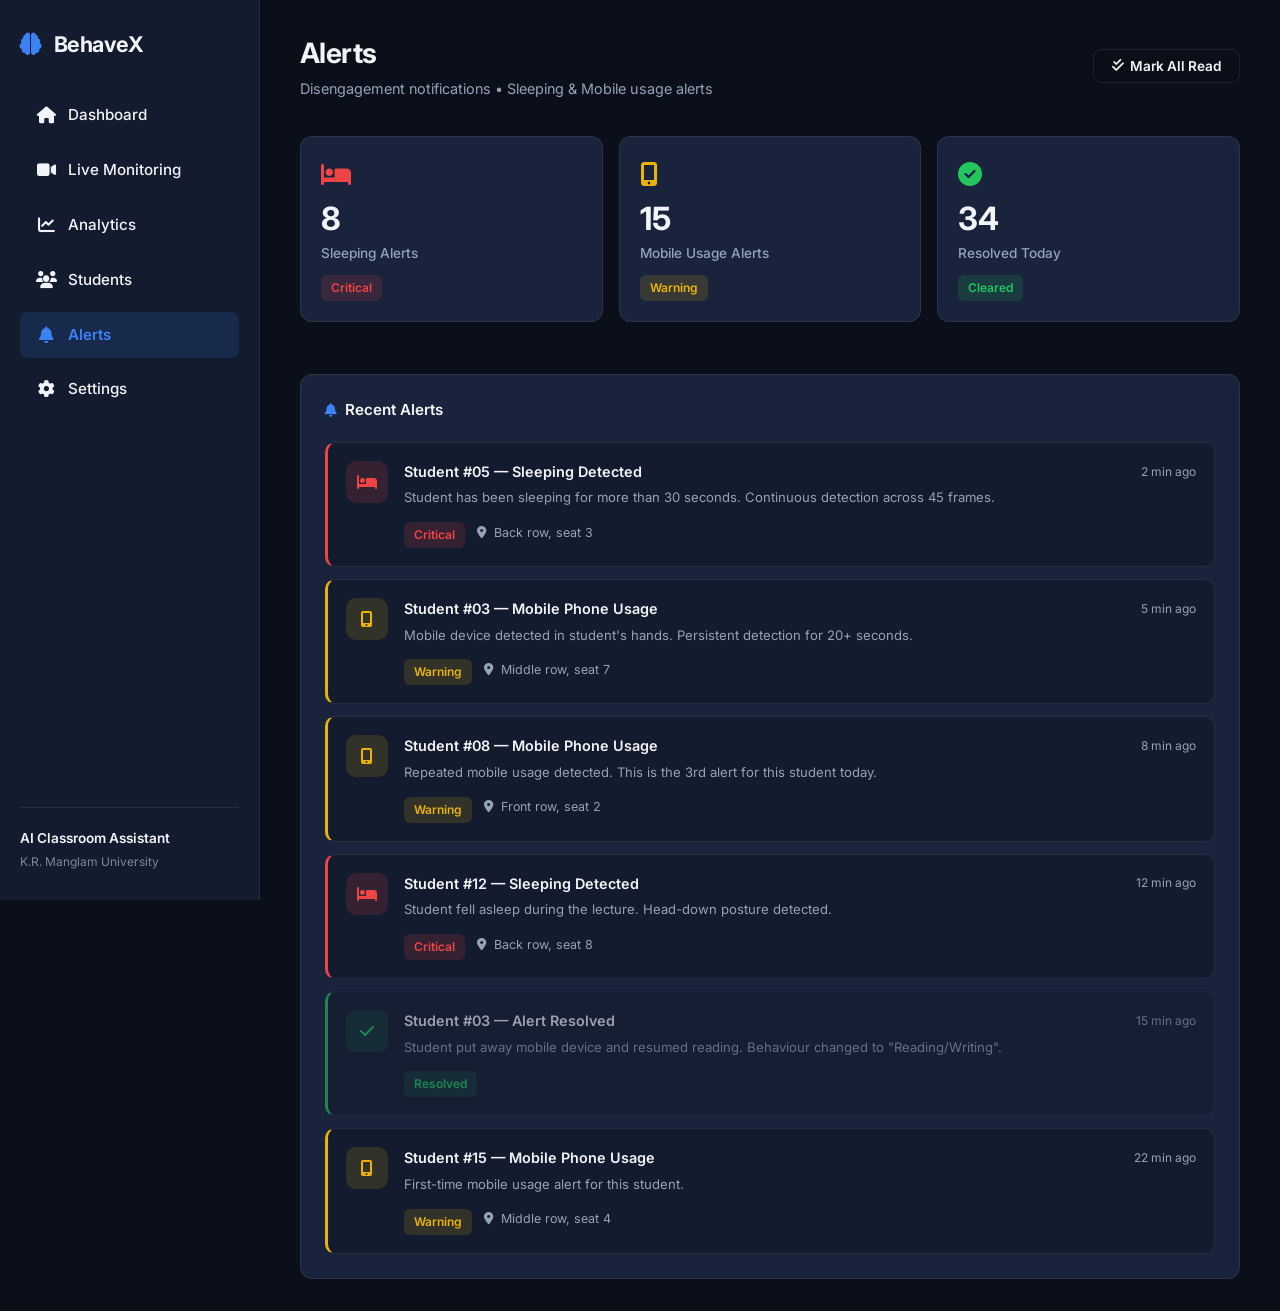
<file: deploy/alerts.html>
<!DOCTYPE html>
<html lang="en">
<head>
    <meta charset="UTF-8">
    <meta name="viewport" content="width=device-width, initial-scale=1.0">
    <title>BehaveX — Alerts</title>
    <link rel="stylesheet" href="css/style.css">
    <link rel="stylesheet" href="https://cdnjs.cloudflare.com/ajax/libs/font-awesome/6.5.1/css/all.min.css">
    <link href="https://fonts.googleapis.com/css2?family=Inter:wght@400;500;600;700&display=swap" rel="stylesheet">
</head>
<body>

<div class="container">

    <!-- Reusable sidebar component — included by all pages via Jinja2 -->
<aside class="sidebar">
    <a href="index.html" class="sidebar-brand"><i class="fas fa-brain"></i> BehaveX</a>
    <nav class="sidebar-nav">
        <a href="index.html" class="nav-link ">
            <i class="fas fa-home"></i> <span>Dashboard</span>
        </a>
        <a href="index.html" class="nav-link {{ 'active' if active_page == 'live' }}" id="live-toggle-link">
            <i class="fas fa-video"></i> <span>Live Monitoring</span>
        </a>
        <a href="analytics.html" class="nav-link ">
            <i class="fas fa-chart-line"></i> <span>Analytics</span>
        </a>
        <a href="students.html" class="nav-link ">
            <i class="fas fa-users"></i> <span>Students</span>
        </a>
        <a href="alerts.html" class="nav-link active">
            <i class="fas fa-bell"></i> <span>Alerts</span>
        </a>
        <a href="settings.html" class="nav-link ">
            <i class="fas fa-cog"></i> <span>Settings</span>
        </a>
    </nav>
    <div class="sidebar-footer">
        <p>AI Classroom Assistant</p>
        <small>K.R. Manglam University</small>
    </div>
</aside>


    <main class="main">

        <header>
            <div>
                <h1>Alerts</h1>
                <p>Disengagement notifications &bull; Sleeping &amp; Mobile usage alerts</p>
            </div>
            <div class="profile">
                <button class="btn btn-outline" id="clear-all-btn">
                    <i class="fas fa-check-double"></i> Mark All Read
                </button>
            </div>
        </header>

        <!-- ── Alert Summary Cards ─────────────────────────────────────── -->
        <section class="cards" style="grid-template-columns: repeat(3, 1fr);">
            <div class="card card-red">
                <div class="card-icon"><i class="fas fa-bed red"></i></div>
                <h2>8</h2>
                <p>Sleeping Alerts</p>
                <span class="card-tag tag-red">Critical</span>
            </div>
            <div class="card card-yellow">
                <div class="card-icon"><i class="fas fa-mobile-screen-button yellow"></i></div>
                <h2>15</h2>
                <p>Mobile Usage Alerts</p>
                <span class="card-tag tag-yellow">Warning</span>
            </div>
            <div class="card card-green">
                <div class="card-icon"><i class="fas fa-check-circle green"></i></div>
                <h2>34</h2>
                <p>Resolved Today</p>
                <span class="card-tag tag-green">Cleared</span>
            </div>
        </section>

        <!-- ── Alert Feed ──────────────────────────────────────────────── -->
        <section class="panel" style="margin-top: 24px;">
            <h3><i class="fas fa-bell"></i> Recent Alerts</h3>
            <div class="alert-feed">

                <div class="alert-item alert-critical">
                    <div class="alert-icon-wrap alert-icon-red">
                        <i class="fas fa-bed"></i>
                    </div>
                    <div class="alert-content">
                        <div class="alert-header">
                            <h4>Student #05 — Sleeping Detected</h4>
                            <span class="alert-time">2 min ago</span>
                        </div>
                        <p>Student has been sleeping for more than 30 seconds. Continuous detection across 45 frames.</p>
                        <div class="alert-meta">
                            <span class="card-tag tag-red">Critical</span>
                            <span class="alert-location"><i class="fas fa-map-marker-alt"></i> Back row, seat 3</span>
                        </div>
                    </div>
                </div>

                <div class="alert-item alert-warning">
                    <div class="alert-icon-wrap alert-icon-yellow">
                        <i class="fas fa-mobile-screen-button"></i>
                    </div>
                    <div class="alert-content">
                        <div class="alert-header">
                            <h4>Student #03 — Mobile Phone Usage</h4>
                            <span class="alert-time">5 min ago</span>
                        </div>
                        <p>Mobile device detected in student's hands. Persistent detection for 20+ seconds.</p>
                        <div class="alert-meta">
                            <span class="card-tag tag-yellow">Warning</span>
                            <span class="alert-location"><i class="fas fa-map-marker-alt"></i> Middle row, seat 7</span>
                        </div>
                    </div>
                </div>

                <div class="alert-item alert-warning">
                    <div class="alert-icon-wrap alert-icon-yellow">
                        <i class="fas fa-mobile-screen-button"></i>
                    </div>
                    <div class="alert-content">
                        <div class="alert-header">
                            <h4>Student #08 — Mobile Phone Usage</h4>
                            <span class="alert-time">8 min ago</span>
                        </div>
                        <p>Repeated mobile usage detected. This is the 3rd alert for this student today.</p>
                        <div class="alert-meta">
                            <span class="card-tag tag-yellow">Warning</span>
                            <span class="alert-location"><i class="fas fa-map-marker-alt"></i> Front row, seat 2</span>
                        </div>
                    </div>
                </div>

                <div class="alert-item alert-critical">
                    <div class="alert-icon-wrap alert-icon-red">
                        <i class="fas fa-bed"></i>
                    </div>
                    <div class="alert-content">
                        <div class="alert-header">
                            <h4>Student #12 — Sleeping Detected</h4>
                            <span class="alert-time">12 min ago</span>
                        </div>
                        <p>Student fell asleep during the lecture. Head-down posture detected.</p>
                        <div class="alert-meta">
                            <span class="card-tag tag-red">Critical</span>
                            <span class="alert-location"><i class="fas fa-map-marker-alt"></i> Back row, seat 8</span>
                        </div>
                    </div>
                </div>

                <div class="alert-item alert-resolved">
                    <div class="alert-icon-wrap alert-icon-green">
                        <i class="fas fa-check"></i>
                    </div>
                    <div class="alert-content">
                        <div class="alert-header">
                            <h4>Student #03 — Alert Resolved</h4>
                            <span class="alert-time">15 min ago</span>
                        </div>
                        <p>Student put away mobile device and resumed reading. Behaviour changed to "Reading/Writing".</p>
                        <div class="alert-meta">
                            <span class="card-tag tag-green">Resolved</span>
                        </div>
                    </div>
                </div>

                <div class="alert-item alert-warning">
                    <div class="alert-icon-wrap alert-icon-yellow">
                        <i class="fas fa-mobile-screen-button"></i>
                    </div>
                    <div class="alert-content">
                        <div class="alert-header">
                            <h4>Student #15 — Mobile Phone Usage</h4>
                            <span class="alert-time">22 min ago</span>
                        </div>
                        <p>First-time mobile usage alert for this student.</p>
                        <div class="alert-meta">
                            <span class="card-tag tag-yellow">Warning</span>
                            <span class="alert-location"><i class="fas fa-map-marker-alt"></i> Middle row, seat 4</span>
                        </div>
                    </div>
                </div>

            </div>
        </section>

    </main>
</div>

<script>
document.getElementById('clear-all-btn').addEventListener('click', function() {
    document.querySelectorAll('.alert-item').forEach(el => {
        el.classList.add('alert-resolved');
        el.classList.remove('alert-critical', 'alert-warning');
    });
    this.textContent = '✓ All Cleared';
    this.disabled = true;
});
</script>

</body>
</html>
</file>
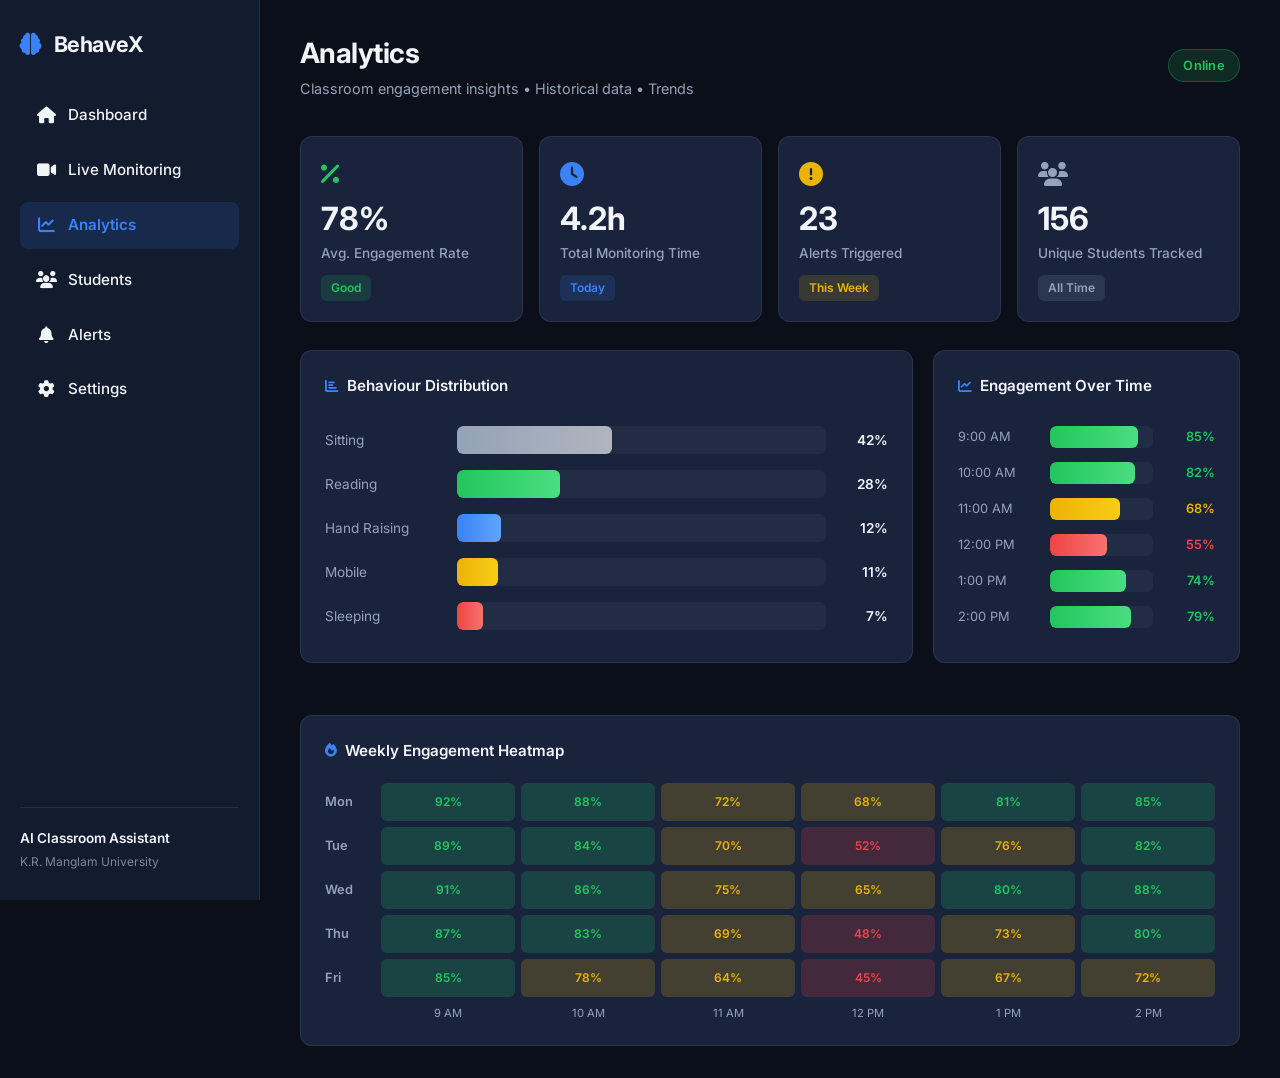
<file: deploy/analytics.html>
<!DOCTYPE html>
<html lang="en">
<head>
    <meta charset="UTF-8">
    <meta name="viewport" content="width=device-width, initial-scale=1.0">
    <title>BehaveX — Analytics</title>
    <link rel="stylesheet" href="css/style.css">
    <link rel="stylesheet" href="https://cdnjs.cloudflare.com/ajax/libs/font-awesome/6.5.1/css/all.min.css">
    <link href="https://fonts.googleapis.com/css2?family=Inter:wght@400;500;600;700&display=swap" rel="stylesheet">
</head>
<body>

<div class="container">

    <!-- Reusable sidebar component — included by all pages via Jinja2 -->
<aside class="sidebar">
    <a href="index.html" class="sidebar-brand"><i class="fas fa-brain"></i> BehaveX</a>
    <nav class="sidebar-nav">
        <a href="index.html" class="nav-link ">
            <i class="fas fa-home"></i> <span>Dashboard</span>
        </a>
        <a href="index.html" class="nav-link {{ 'active' if active_page == 'live' }}" id="live-toggle-link">
            <i class="fas fa-video"></i> <span>Live Monitoring</span>
        </a>
        <a href="analytics.html" class="nav-link active">
            <i class="fas fa-chart-line"></i> <span>Analytics</span>
        </a>
        <a href="students.html" class="nav-link ">
            <i class="fas fa-users"></i> <span>Students</span>
        </a>
        <a href="alerts.html" class="nav-link ">
            <i class="fas fa-bell"></i> <span>Alerts</span>
        </a>
        <a href="settings.html" class="nav-link ">
            <i class="fas fa-cog"></i> <span>Settings</span>
        </a>
    </nav>
    <div class="sidebar-footer">
        <p>AI Classroom Assistant</p>
        <small>K.R. Manglam University</small>
    </div>
</aside>


    <main class="main">

        <header>
            <div>
                <h1>Analytics</h1>
                <p>Classroom engagement insights &bull; Historical data &bull; Trends</p>
            </div>
            <div class="profile">
                <span class="badge badge-online">Online</span>
            </div>
        </header>

        <!-- ── Overview Cards ──────────────────────────────────────────── -->
        <section class="cards" style="grid-template-columns: repeat(4, 1fr);">
            <div class="card card-green">
                <div class="card-icon"><i class="fas fa-percentage green"></i></div>
                <h2>78%</h2>
                <p>Avg. Engagement Rate</p>
                <span class="card-tag tag-green">Good</span>
            </div>
            <div class="card card-blue">
                <div class="card-icon"><i class="fas fa-clock blue"></i></div>
                <h2>4.2h</h2>
                <p>Total Monitoring Time</p>
                <span class="card-tag tag-blue">Today</span>
            </div>
            <div class="card card-yellow">
                <div class="card-icon"><i class="fas fa-exclamation-circle yellow"></i></div>
                <h2>23</h2>
                <p>Alerts Triggered</p>
                <span class="card-tag tag-yellow">This Week</span>
            </div>
            <div class="card card-gray">
                <div class="card-icon"><i class="fas fa-users gray"></i></div>
                <h2>156</h2>
                <p>Unique Students Tracked</p>
                <span class="card-tag tag-gray">All Time</span>
            </div>
        </section>

        <!-- ── Charts Section ──────────────────────────────────────────── -->
        <section class="middle">
            <div class="panel">
                <h3><i class="fas fa-chart-bar"></i> Behaviour Distribution</h3>
                <div class="chart-placeholder">
                    <div class="bar-chart">
                        <div class="bar-group">
                            <div class="bar-label">Sitting</div>
                            <div class="bar-track">
                                <div class="bar-fill bar-fill-gray" style="width: 42%;"></div>
                            </div>
                            <span class="bar-value">42%</span>
                        </div>
                        <div class="bar-group">
                            <div class="bar-label">Reading</div>
                            <div class="bar-track">
                                <div class="bar-fill bar-fill-green" style="width: 28%;"></div>
                            </div>
                            <span class="bar-value">28%</span>
                        </div>
                        <div class="bar-group">
                            <div class="bar-label">Hand Raising</div>
                            <div class="bar-track">
                                <div class="bar-fill bar-fill-blue" style="width: 12%;"></div>
                            </div>
                            <span class="bar-value">12%</span>
                        </div>
                        <div class="bar-group">
                            <div class="bar-label">Mobile</div>
                            <div class="bar-track">
                                <div class="bar-fill bar-fill-yellow" style="width: 11%;"></div>
                            </div>
                            <span class="bar-value">11%</span>
                        </div>
                        <div class="bar-group">
                            <div class="bar-label">Sleeping</div>
                            <div class="bar-track">
                                <div class="bar-fill bar-fill-red" style="width: 7%;"></div>
                            </div>
                            <span class="bar-value">7%</span>
                        </div>
                    </div>
                </div>
            </div>
            <div class="panel">
                <h3><i class="fas fa-chart-line"></i> Engagement Over Time</h3>
                <div class="chart-placeholder">
                    <div class="timeline-chart">
                        <div class="timeline-row">
                            <span class="timeline-label">9:00 AM</span>
                            <div class="timeline-bar-track">
                                <div class="bar-fill bar-fill-green" style="width: 85%;"></div>
                            </div>
                            <span class="timeline-value green-text">85%</span>
                        </div>
                        <div class="timeline-row">
                            <span class="timeline-label">10:00 AM</span>
                            <div class="timeline-bar-track">
                                <div class="bar-fill bar-fill-green" style="width: 82%;"></div>
                            </div>
                            <span class="timeline-value green-text">82%</span>
                        </div>
                        <div class="timeline-row">
                            <span class="timeline-label">11:00 AM</span>
                            <div class="timeline-bar-track">
                                <div class="bar-fill bar-fill-yellow" style="width: 68%;"></div>
                            </div>
                            <span class="timeline-value yellow-text">68%</span>
                        </div>
                        <div class="timeline-row">
                            <span class="timeline-label">12:00 PM</span>
                            <div class="timeline-bar-track">
                                <div class="bar-fill bar-fill-red" style="width: 55%;"></div>
                            </div>
                            <span class="timeline-value red-text">55%</span>
                        </div>
                        <div class="timeline-row">
                            <span class="timeline-label">1:00 PM</span>
                            <div class="timeline-bar-track">
                                <div class="bar-fill bar-fill-green" style="width: 74%;"></div>
                            </div>
                            <span class="timeline-value green-text">74%</span>
                        </div>
                        <div class="timeline-row">
                            <span class="timeline-label">2:00 PM</span>
                            <div class="timeline-bar-track">
                                <div class="bar-fill bar-fill-green" style="width: 79%;"></div>
                            </div>
                            <span class="timeline-value green-text">79%</span>
                        </div>
                    </div>
                </div>
            </div>
        </section>

        <!-- ── Engagement Heatmap ──────────────────────────────────────── -->
        <section class="panel" style="margin-top: 24px;">
            <h3><i class="fas fa-fire"></i> Weekly Engagement Heatmap</h3>
            <div class="heatmap">
                <div class="heatmap-row">
                    <span class="heatmap-day">Mon</span>
                    <div class="heatmap-cell heat-high">92%</div>
                    <div class="heatmap-cell heat-high">88%</div>
                    <div class="heatmap-cell heat-mid">72%</div>
                    <div class="heatmap-cell heat-mid">68%</div>
                    <div class="heatmap-cell heat-high">81%</div>
                    <div class="heatmap-cell heat-high">85%</div>
                </div>
                <div class="heatmap-row">
                    <span class="heatmap-day">Tue</span>
                    <div class="heatmap-cell heat-high">89%</div>
                    <div class="heatmap-cell heat-high">84%</div>
                    <div class="heatmap-cell heat-mid">70%</div>
                    <div class="heatmap-cell heat-low">52%</div>
                    <div class="heatmap-cell heat-mid">76%</div>
                    <div class="heatmap-cell heat-high">82%</div>
                </div>
                <div class="heatmap-row">
                    <span class="heatmap-day">Wed</span>
                    <div class="heatmap-cell heat-high">91%</div>
                    <div class="heatmap-cell heat-high">86%</div>
                    <div class="heatmap-cell heat-mid">75%</div>
                    <div class="heatmap-cell heat-mid">65%</div>
                    <div class="heatmap-cell heat-high">80%</div>
                    <div class="heatmap-cell heat-high">88%</div>
                </div>
                <div class="heatmap-row">
                    <span class="heatmap-day">Thu</span>
                    <div class="heatmap-cell heat-high">87%</div>
                    <div class="heatmap-cell heat-high">83%</div>
                    <div class="heatmap-cell heat-mid">69%</div>
                    <div class="heatmap-cell heat-low">48%</div>
                    <div class="heatmap-cell heat-mid">73%</div>
                    <div class="heatmap-cell heat-high">80%</div>
                </div>
                <div class="heatmap-row">
                    <span class="heatmap-day">Fri</span>
                    <div class="heatmap-cell heat-high">85%</div>
                    <div class="heatmap-cell heat-mid">78%</div>
                    <div class="heatmap-cell heat-mid">64%</div>
                    <div class="heatmap-cell heat-low">45%</div>
                    <div class="heatmap-cell heat-mid">67%</div>
                    <div class="heatmap-cell heat-mid">72%</div>
                </div>
                <div class="heatmap-header">
                    <span></span>
                    <span>9 AM</span><span>10 AM</span><span>11 AM</span>
                    <span>12 PM</span><span>1 PM</span><span>2 PM</span>
                </div>
            </div>
        </section>

    </main>
</div>

</body>
</html>
</file>
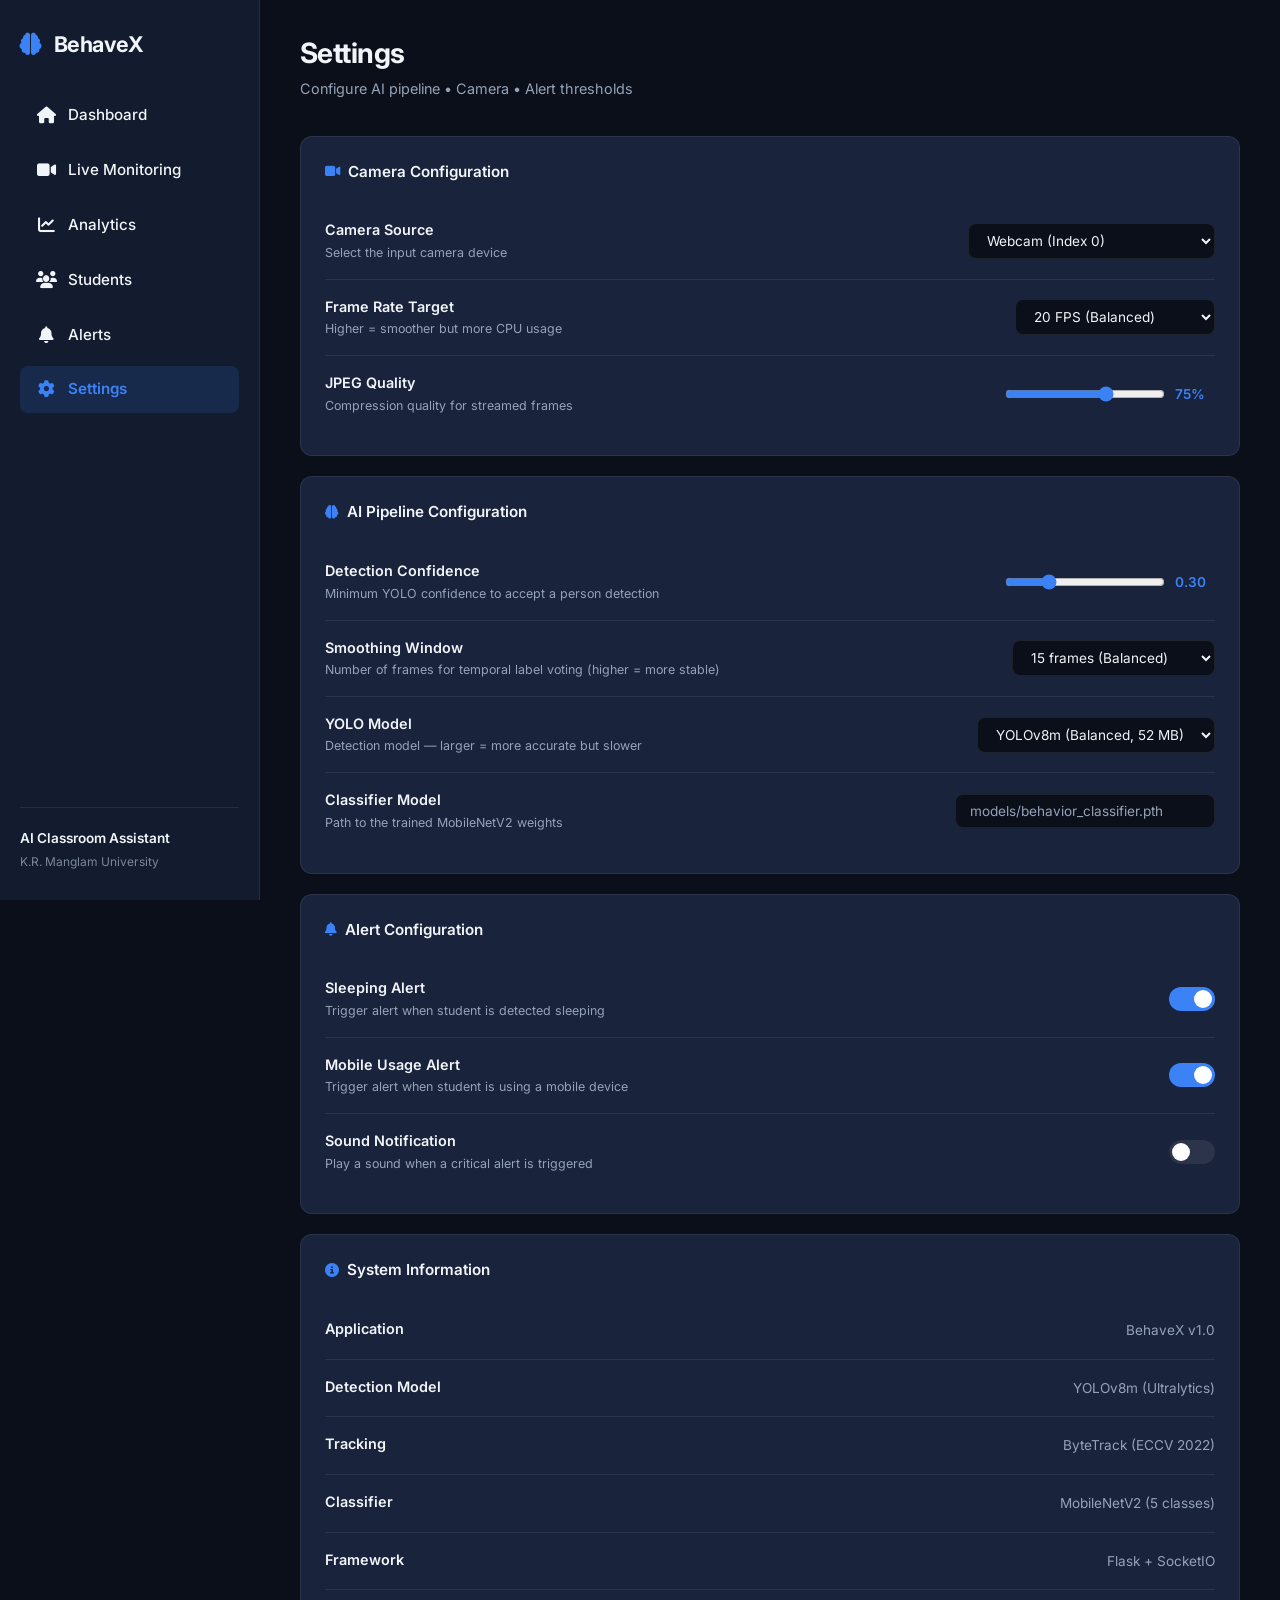
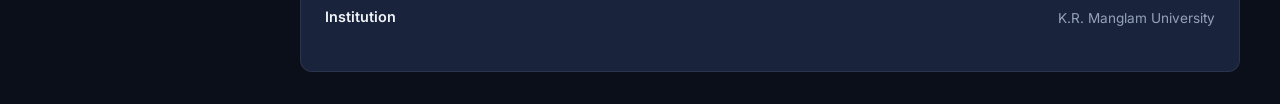
<file: deploy/settings.html>
<!DOCTYPE html>
<html lang="en">
<head>
    <meta charset="UTF-8">
    <meta name="viewport" content="width=device-width, initial-scale=1.0">
    <title>BehaveX — Settings</title>
    <link rel="stylesheet" href="css/style.css">
    <link rel="stylesheet" href="https://cdnjs.cloudflare.com/ajax/libs/font-awesome/6.5.1/css/all.min.css">
    <link href="https://fonts.googleapis.com/css2?family=Inter:wght@400;500;600;700&display=swap" rel="stylesheet">
</head>
<body>

<div class="container">

    <!-- Reusable sidebar component — included by all pages via Jinja2 -->
<aside class="sidebar">
    <a href="index.html" class="sidebar-brand"><i class="fas fa-brain"></i> BehaveX</a>
    <nav class="sidebar-nav">
        <a href="index.html" class="nav-link ">
            <i class="fas fa-home"></i> <span>Dashboard</span>
        </a>
        <a href="index.html" class="nav-link {{ 'active' if active_page == 'live' }}" id="live-toggle-link">
            <i class="fas fa-video"></i> <span>Live Monitoring</span>
        </a>
        <a href="analytics.html" class="nav-link ">
            <i class="fas fa-chart-line"></i> <span>Analytics</span>
        </a>
        <a href="students.html" class="nav-link ">
            <i class="fas fa-users"></i> <span>Students</span>
        </a>
        <a href="alerts.html" class="nav-link ">
            <i class="fas fa-bell"></i> <span>Alerts</span>
        </a>
        <a href="settings.html" class="nav-link active">
            <i class="fas fa-cog"></i> <span>Settings</span>
        </a>
    </nav>
    <div class="sidebar-footer">
        <p>AI Classroom Assistant</p>
        <small>K.R. Manglam University</small>
    </div>
</aside>


    <main class="main">

        <header>
            <div>
                <h1>Settings</h1>
                <p>Configure AI pipeline &bull; Camera &bull; Alert thresholds</p>
            </div>
        </header>

        <!-- ── Settings Sections ───────────────────────────────────────── -->
        <div class="settings-layout">

            <!-- Camera Settings -->
            <section class="panel settings-section">
                <h3><i class="fas fa-video"></i> Camera Configuration</h3>
                <div class="settings-group">
                    <div class="setting-row">
                        <div class="setting-label">
                            <h4>Camera Source</h4>
                            <p>Select the input camera device</p>
                        </div>
                        <div class="setting-control">
                            <select class="select-input">
                                <option>Webcam (Index 0)</option>
                                <option>External USB Camera (Index 1)</option>
                                <option>IP Camera (RTSP)</option>
                            </select>
                        </div>
                    </div>
                    <div class="setting-row">
                        <div class="setting-label">
                            <h4>Frame Rate Target</h4>
                            <p>Higher = smoother but more CPU usage</p>
                        </div>
                        <div class="setting-control">
                            <select class="select-input">
                                <option>10 FPS (Low)</option>
                                <option selected>20 FPS (Balanced)</option>
                                <option>30 FPS (High)</option>
                            </select>
                        </div>
                    </div>
                    <div class="setting-row">
                        <div class="setting-label">
                            <h4>JPEG Quality</h4>
                            <p>Compression quality for streamed frames</p>
                        </div>
                        <div class="setting-control">
                            <input type="range" min="30" max="100" value="75" class="range-input" id="jpeg-quality">
                            <span class="range-value" id="jpeg-value">75%</span>
                        </div>
                    </div>
                </div>
            </section>

            <!-- AI Pipeline Settings -->
            <section class="panel settings-section">
                <h3><i class="fas fa-brain"></i> AI Pipeline Configuration</h3>
                <div class="settings-group">
                    <div class="setting-row">
                        <div class="setting-label">
                            <h4>Detection Confidence</h4>
                            <p>Minimum YOLO confidence to accept a person detection</p>
                        </div>
                        <div class="setting-control">
                            <input type="range" min="10" max="90" value="30" class="range-input" id="conf-threshold">
                            <span class="range-value" id="conf-value">0.30</span>
                        </div>
                    </div>
                    <div class="setting-row">
                        <div class="setting-label">
                            <h4>Smoothing Window</h4>
                            <p>Number of frames for temporal label voting (higher = more stable)</p>
                        </div>
                        <div class="setting-control">
                            <select class="select-input">
                                <option>5 frames (Fast)</option>
                                <option selected>15 frames (Balanced)</option>
                                <option>30 frames (Very Stable)</option>
                            </select>
                        </div>
                    </div>
                    <div class="setting-row">
                        <div class="setting-label">
                            <h4>YOLO Model</h4>
                            <p>Detection model — larger = more accurate but slower</p>
                        </div>
                        <div class="setting-control">
                            <select class="select-input">
                                <option>YOLOv8n (Fast, 6 MB)</option>
                                <option selected>YOLOv8m (Balanced, 52 MB)</option>
                                <option>YOLOv8l (Accurate, 87 MB)</option>
                            </select>
                        </div>
                    </div>
                    <div class="setting-row">
                        <div class="setting-label">
                            <h4>Classifier Model</h4>
                            <p>Path to the trained MobileNetV2 weights</p>
                        </div>
                        <div class="setting-control">
                            <input type="text" value="models/behavior_classifier.pth" class="text-input" readonly>
                        </div>
                    </div>
                </div>
            </section>

            <!-- Alert Settings -->
            <section class="panel settings-section">
                <h3><i class="fas fa-bell"></i> Alert Configuration</h3>
                <div class="settings-group">
                    <div class="setting-row">
                        <div class="setting-label">
                            <h4>Sleeping Alert</h4>
                            <p>Trigger alert when student is detected sleeping</p>
                        </div>
                        <div class="setting-control">
                            <label class="toggle">
                                <input type="checkbox" checked>
                                <span class="toggle-slider"></span>
                            </label>
                        </div>
                    </div>
                    <div class="setting-row">
                        <div class="setting-label">
                            <h4>Mobile Usage Alert</h4>
                            <p>Trigger alert when student is using a mobile device</p>
                        </div>
                        <div class="setting-control">
                            <label class="toggle">
                                <input type="checkbox" checked>
                                <span class="toggle-slider"></span>
                            </label>
                        </div>
                    </div>
                    <div class="setting-row">
                        <div class="setting-label">
                            <h4>Sound Notification</h4>
                            <p>Play a sound when a critical alert is triggered</p>
                        </div>
                        <div class="setting-control">
                            <label class="toggle">
                                <input type="checkbox">
                                <span class="toggle-slider"></span>
                            </label>
                        </div>
                    </div>
                </div>
            </section>

            <!-- System Info -->
            <section class="panel settings-section">
                <h3><i class="fas fa-info-circle"></i> System Information</h3>
                <div class="settings-group">
                    <div class="setting-row">
                        <div class="setting-label"><h4>Application</h4></div>
                        <div class="setting-control"><span class="info-value">BehaveX v1.0</span></div>
                    </div>
                    <div class="setting-row">
                        <div class="setting-label"><h4>Detection Model</h4></div>
                        <div class="setting-control"><span class="info-value">YOLOv8m (Ultralytics)</span></div>
                    </div>
                    <div class="setting-row">
                        <div class="setting-label"><h4>Tracking</h4></div>
                        <div class="setting-control"><span class="info-value">ByteTrack (ECCV 2022)</span></div>
                    </div>
                    <div class="setting-row">
                        <div class="setting-label"><h4>Classifier</h4></div>
                        <div class="setting-control"><span class="info-value">MobileNetV2 (5 classes)</span></div>
                    </div>
                    <div class="setting-row">
                        <div class="setting-label"><h4>Framework</h4></div>
                        <div class="setting-control"><span class="info-value">Flask + SocketIO</span></div>
                    </div>
                    <div class="setting-row">
                        <div class="setting-label"><h4>Institution</h4></div>
                        <div class="setting-control"><span class="info-value">K.R. Manglam University</span></div>
                    </div>
                </div>
            </section>

        </div>

    </main>
</div>

<script>
// Live range slider feedback
document.getElementById('jpeg-quality').addEventListener('input', function() {
    document.getElementById('jpeg-value').textContent = this.value + '%';
});
document.getElementById('conf-threshold').addEventListener('input', function() {
    document.getElementById('conf-value').textContent = (this.value / 100).toFixed(2);
});
</script>

</body>
</html>
</file>
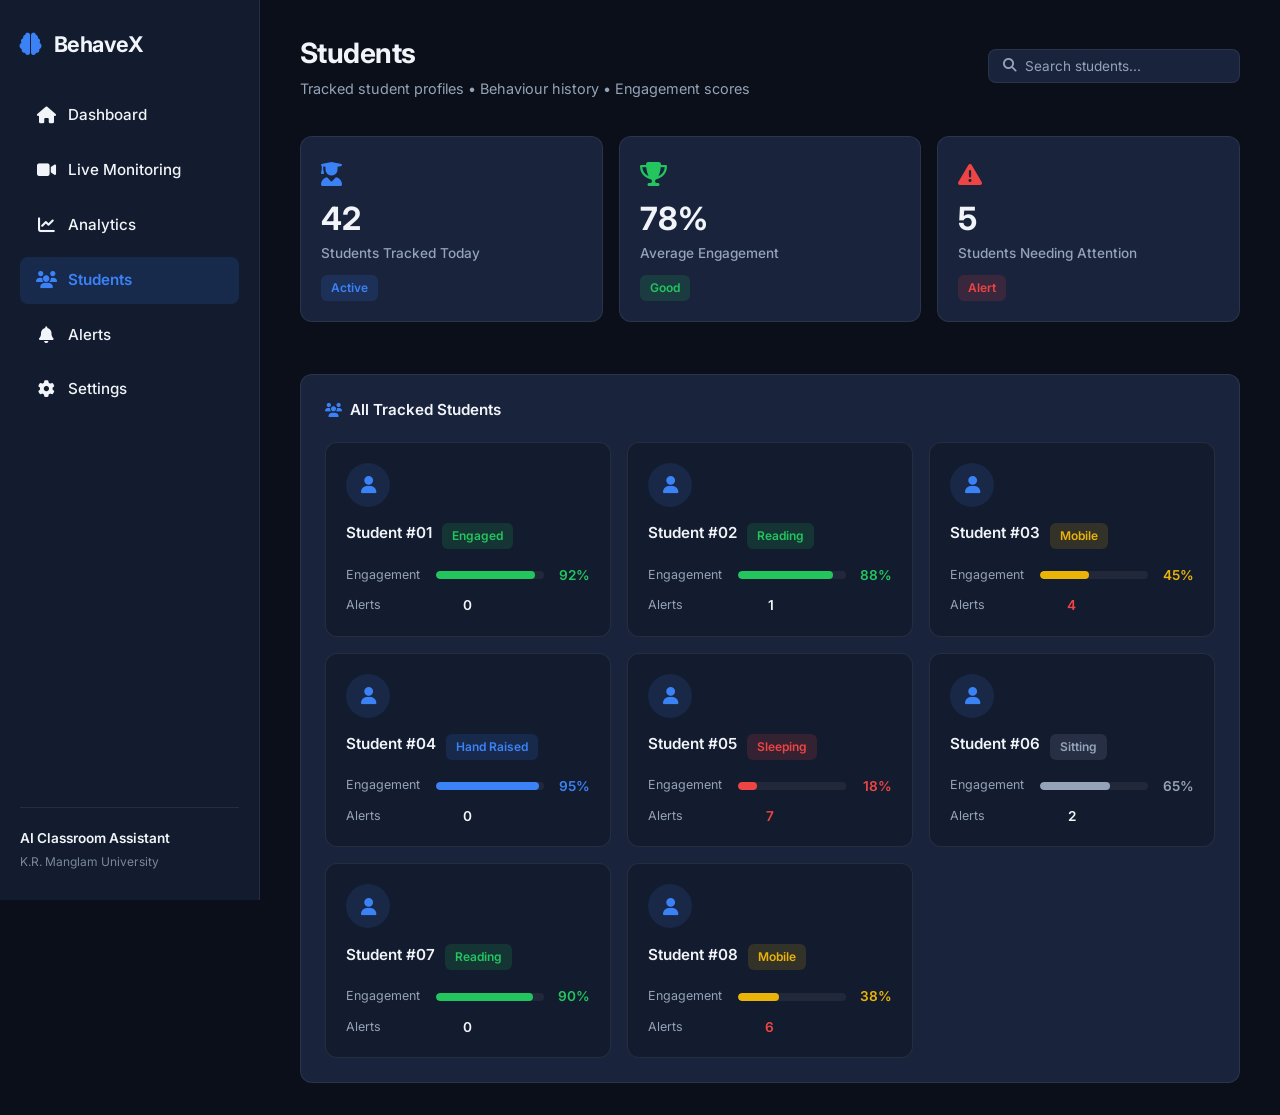
<file: deploy/students.html>
<!DOCTYPE html>
<html lang="en">
<head>
    <meta charset="UTF-8">
    <meta name="viewport" content="width=device-width, initial-scale=1.0">
    <title>BehaveX — Students</title>
    <link rel="stylesheet" href="css/style.css">
    <link rel="stylesheet" href="https://cdnjs.cloudflare.com/ajax/libs/font-awesome/6.5.1/css/all.min.css">
    <link href="https://fonts.googleapis.com/css2?family=Inter:wght@400;500;600;700&display=swap" rel="stylesheet">
</head>
<body>

<div class="container">

    <!-- Reusable sidebar component — included by all pages via Jinja2 -->
<aside class="sidebar">
    <a href="index.html" class="sidebar-brand"><i class="fas fa-brain"></i> BehaveX</a>
    <nav class="sidebar-nav">
        <a href="index.html" class="nav-link ">
            <i class="fas fa-home"></i> <span>Dashboard</span>
        </a>
        <a href="index.html" class="nav-link {{ 'active' if active_page == 'live' }}" id="live-toggle-link">
            <i class="fas fa-video"></i> <span>Live Monitoring</span>
        </a>
        <a href="analytics.html" class="nav-link ">
            <i class="fas fa-chart-line"></i> <span>Analytics</span>
        </a>
        <a href="students.html" class="nav-link active">
            <i class="fas fa-users"></i> <span>Students</span>
        </a>
        <a href="alerts.html" class="nav-link ">
            <i class="fas fa-bell"></i> <span>Alerts</span>
        </a>
        <a href="settings.html" class="nav-link ">
            <i class="fas fa-cog"></i> <span>Settings</span>
        </a>
    </nav>
    <div class="sidebar-footer">
        <p>AI Classroom Assistant</p>
        <small>K.R. Manglam University</small>
    </div>
</aside>


    <main class="main">

        <header>
            <div>
                <h1>Students</h1>
                <p>Tracked student profiles &bull; Behaviour history &bull; Engagement scores</p>
            </div>
            <div class="profile">
                <div class="search-box">
                    <i class="fas fa-search"></i>
                    <input type="text" id="student-search" placeholder="Search students..." class="search-input">
                </div>
            </div>
        </header>

        <!-- ── Quick Stats ─────────────────────────────────────────────── -->
        <section class="cards" style="grid-template-columns: repeat(3, 1fr);">
            <div class="card card-blue">
                <div class="card-icon"><i class="fas fa-user-graduate blue"></i></div>
                <h2>42</h2>
                <p>Students Tracked Today</p>
                <span class="card-tag tag-blue">Active</span>
            </div>
            <div class="card card-green">
                <div class="card-icon"><i class="fas fa-trophy green"></i></div>
                <h2>78%</h2>
                <p>Average Engagement</p>
                <span class="card-tag tag-green">Good</span>
            </div>
            <div class="card card-red">
                <div class="card-icon"><i class="fas fa-exclamation-triangle red"></i></div>
                <h2>5</h2>
                <p>Students Needing Attention</p>
                <span class="card-tag tag-red">Alert</span>
            </div>
        </section>

        <!-- ── Student Grid ────────────────────────────────────────────── -->
        <section class="panel" style="margin-top: 24px;">
            <h3><i class="fas fa-users"></i> All Tracked Students</h3>
            <div class="student-grid">

                <div class="student-card">
                    <div class="student-avatar"><i class="fas fa-user"></i></div>
                    <div class="student-info">
                        <h4>Student #01</h4>
                        <span class="card-tag tag-green">Engaged</span>
                    </div>
                    <div class="student-stats">
                        <div class="mini-stat">
                            <span class="mini-label">Engagement</span>
                            <div class="progress-bar"><div class="progress-fill progress-green" style="width:92%"></div></div>
                            <span class="mini-value green-text">92%</span>
                        </div>
                        <div class="mini-stat">
                            <span class="mini-label">Alerts</span>
                            <span class="mini-value">0</span>
                        </div>
                    </div>
                </div>

                <div class="student-card">
                    <div class="student-avatar"><i class="fas fa-user"></i></div>
                    <div class="student-info">
                        <h4>Student #02</h4>
                        <span class="card-tag tag-green">Reading</span>
                    </div>
                    <div class="student-stats">
                        <div class="mini-stat">
                            <span class="mini-label">Engagement</span>
                            <div class="progress-bar"><div class="progress-fill progress-green" style="width:88%"></div></div>
                            <span class="mini-value green-text">88%</span>
                        </div>
                        <div class="mini-stat">
                            <span class="mini-label">Alerts</span>
                            <span class="mini-value">1</span>
                        </div>
                    </div>
                </div>

                <div class="student-card">
                    <div class="student-avatar"><i class="fas fa-user"></i></div>
                    <div class="student-info">
                        <h4>Student #03</h4>
                        <span class="card-tag tag-yellow">Mobile</span>
                    </div>
                    <div class="student-stats">
                        <div class="mini-stat">
                            <span class="mini-label">Engagement</span>
                            <div class="progress-bar"><div class="progress-fill progress-yellow" style="width:45%"></div></div>
                            <span class="mini-value yellow-text">45%</span>
                        </div>
                        <div class="mini-stat">
                            <span class="mini-label">Alerts</span>
                            <span class="mini-value red-text">4</span>
                        </div>
                    </div>
                </div>

                <div class="student-card">
                    <div class="student-avatar"><i class="fas fa-user"></i></div>
                    <div class="student-info">
                        <h4>Student #04</h4>
                        <span class="card-tag tag-blue">Hand Raised</span>
                    </div>
                    <div class="student-stats">
                        <div class="mini-stat">
                            <span class="mini-label">Engagement</span>
                            <div class="progress-bar"><div class="progress-fill progress-blue" style="width:95%"></div></div>
                            <span class="mini-value blue-text">95%</span>
                        </div>
                        <div class="mini-stat">
                            <span class="mini-label">Alerts</span>
                            <span class="mini-value">0</span>
                        </div>
                    </div>
                </div>

                <div class="student-card">
                    <div class="student-avatar"><i class="fas fa-user"></i></div>
                    <div class="student-info">
                        <h4>Student #05</h4>
                        <span class="card-tag tag-red">Sleeping</span>
                    </div>
                    <div class="student-stats">
                        <div class="mini-stat">
                            <span class="mini-label">Engagement</span>
                            <div class="progress-bar"><div class="progress-fill progress-red" style="width:18%"></div></div>
                            <span class="mini-value red-text">18%</span>
                        </div>
                        <div class="mini-stat">
                            <span class="mini-label">Alerts</span>
                            <span class="mini-value red-text">7</span>
                        </div>
                    </div>
                </div>

                <div class="student-card">
                    <div class="student-avatar"><i class="fas fa-user"></i></div>
                    <div class="student-info">
                        <h4>Student #06</h4>
                        <span class="card-tag tag-gray">Sitting</span>
                    </div>
                    <div class="student-stats">
                        <div class="mini-stat">
                            <span class="mini-label">Engagement</span>
                            <div class="progress-bar"><div class="progress-fill progress-gray" style="width:65%"></div></div>
                            <span class="mini-value gray-text">65%</span>
                        </div>
                        <div class="mini-stat">
                            <span class="mini-label">Alerts</span>
                            <span class="mini-value">2</span>
                        </div>
                    </div>
                </div>

                <div class="student-card">
                    <div class="student-avatar"><i class="fas fa-user"></i></div>
                    <div class="student-info">
                        <h4>Student #07</h4>
                        <span class="card-tag tag-green">Reading</span>
                    </div>
                    <div class="student-stats">
                        <div class="mini-stat">
                            <span class="mini-label">Engagement</span>
                            <div class="progress-bar"><div class="progress-fill progress-green" style="width:90%"></div></div>
                            <span class="mini-value green-text">90%</span>
                        </div>
                        <div class="mini-stat">
                            <span class="mini-label">Alerts</span>
                            <span class="mini-value">0</span>
                        </div>
                    </div>
                </div>

                <div class="student-card">
                    <div class="student-avatar"><i class="fas fa-user"></i></div>
                    <div class="student-info">
                        <h4>Student #08</h4>
                        <span class="card-tag tag-yellow">Mobile</span>
                    </div>
                    <div class="student-stats">
                        <div class="mini-stat">
                            <span class="mini-label">Engagement</span>
                            <div class="progress-bar"><div class="progress-fill progress-yellow" style="width:38%"></div></div>
                            <span class="mini-value yellow-text">38%</span>
                        </div>
                        <div class="mini-stat">
                            <span class="mini-label">Alerts</span>
                            <span class="mini-value red-text">6</span>
                        </div>
                    </div>
                </div>

            </div>
        </section>

    </main>
</div>

<script>
// Simple search filter
document.getElementById('student-search').addEventListener('input', function(e) {
    const q = e.target.value.toLowerCase();
    document.querySelectorAll('.student-card').forEach(card => {
        const name = card.querySelector('h4').textContent.toLowerCase();
        card.style.display = name.includes(q) ? '' : 'none';
    });
});
</script>

</body>
</html>
</file>
<file: deploy/css/style.css>
/* ── Design Tokens & CSS Variables ────────────────────────────────────── */
:root {
    --bg-primary: #0b0f19;
    --bg-secondary: #131b2e;
    --bg-card: #19233c;
    --text-primary: #f1f5f9;
    --text-secondary: #94a3b8;
    --border-color: rgba(255, 255, 255, 0.08);
    --radius: 12px;
    --sidebar-width: 260px;
    
    --color-blue: #3b82f6;
    --color-green: #22c55e;
    --color-yellow: #eab308;
    --color-red: #ef4444;
    --color-gray: #94a3b8;
}

/* ── Base Reset & Typography ─────────────────────────────────────────── */
* {
    margin: 0;
    padding: 0;
    box-sizing: border-box;
    font-family: 'Inter', system-ui, -apple-system, sans-serif;
}

body {
    background-color: var(--bg-primary);
    color: var(--text-primary);
    min-height: 100vh;
    overflow-x: hidden;
    line-height: 1.5;
}

/* ── Main Layout Container ───────────────────────────────────────────── */
.container {
    display: flex;
    min-height: 100vh;
    width: 100%;
}

/* ── Sidebar Component ────────────────────────────────────────────────── */
.sidebar {
    width: var(--sidebar-width);
    background: var(--bg-secondary);
    border-right: 1px solid var(--border-color);
    padding: 28px 20px;
    display: flex;
    flex-direction: column;
    justify-content: space-between;
    flex-shrink: 0;
    position: sticky;
    top: 0;
    height: 100vh;
}

.sidebar-brand {
    font-size: 1.35rem;
    font-weight: 700;
    color: #ffffff;
    text-decoration: none;
    display: flex;
    align-items: center;
    gap: 12px;
    margin-bottom: 32px;
    letter-spacing: -0.02em;
}

.sidebar-brand i {
    color: var(--color-blue);
    font-size: 1.4rem;
}

.sidebar-nav {
    display: flex;
    flex-direction: column;
    gap: 8px;
    flex: 1;
}

.nav-link {
    display: flex;
    align-items: center;
    gap: 12px;
    padding: 12px 16px;
    border-radius: 8px;
    color: var(--text-secondary);
    text-decoration: none;
    font-size: 0.95rem;
    font-weight: 500;
    transition: all 0.2s ease;
}

.nav-link i {
    width: 20px;
    text-align: center;
    font-size: 1.05rem;
}

.nav-link:hover {
    background: rgba(255, 255, 255, 0.04);
    color: var(--text-primary);
}

.nav-link.active {
    background: rgba(59, 130, 246, 0.15);
    color: var(--color-blue);
    font-weight: 600;
}

.sidebar-footer {
    padding-top: 20px;
    border-top: 1px solid var(--border-color);
    color: var(--text-secondary);
}

.sidebar-footer p {
    font-size: 0.85rem;
    font-weight: 600;
    color: var(--text-primary);
}

.sidebar-footer small {
    font-size: 0.75rem;
    color: var(--text-secondary);
    opacity: 0.8;
}

/* ── Main Content Area ──────────────────────────────────────────────── */
.main {
    flex: 1;
    padding: 32px 40px;
    display: flex;
    flex-direction: column;
    gap: 28px;
    min-width: 0;
    overflow-y: auto;
}

/* ── Header ──────────────────────────────────────────────────────────── */
header {
    display: flex;
    justify-content: space-between;
    align-items: center;
    padding-bottom: 8px;
}

header h1 {
    font-size: 1.75rem;
    font-weight: 700;
    color: var(--text-primary);
    letter-spacing: -0.02em;
    margin-bottom: 4px;
}

header p {
    color: var(--text-secondary);
    font-size: 0.9rem;
}

.profile {
    display: flex;
    align-items: center;
    gap: 16px;
}

.badge {
    padding: 6px 14px;
    border-radius: 20px;
    font-size: 0.8rem;
    font-weight: 600;
    display: inline-flex;
    align-items: center;
    gap: 6px;
    letter-spacing: 0.02em;
}

.badge-offline {
    background: rgba(148, 163, 184, 0.12);
    color: var(--text-secondary);
    border: 1px solid rgba(148, 163, 184, 0.2);
}

.badge-online {
    background: rgba(34, 197, 94, 0.15);
    color: var(--color-green);
    border: 1px solid rgba(34, 197, 94, 0.3);
}

.btn {
    padding: 10px 20px;
    border-radius: 8px;
    border: none;
    font-weight: 600;
    font-size: 0.9rem;
    cursor: pointer;
    display: inline-flex;
    align-items: center;
    gap: 8px;
    transition: all 0.2s ease;
}

.btn-outline {
    background: transparent;
    border: 1px solid var(--color-blue);
    color: var(--color-blue);
}

.btn-outline:hover {
    background: var(--color-blue);
    color: #ffffff;
    box-shadow: 0 4px 12px rgba(59, 130, 246, 0.3);
}

.btn-active {
    background: rgba(239, 68, 68, 0.15) !important;
    border-color: var(--color-red) !important;
    color: var(--color-red) !important;
}

/* ── Behavior Cards Grid ────────────────────────────────────────────── */
.cards {
    display: grid;
    grid-template-columns: repeat(auto-fit, minmax(190px, 1fr));
    gap: 16px;
}

.card {
    background: var(--bg-card);
    border: 1px solid var(--border-color);
    border-radius: var(--radius);
    padding: 20px;
    display: flex;
    flex-direction: column;
    gap: 8px;
    position: relative;
    transition: transform 0.2s ease, box-shadow 0.2s ease;
}

.card:hover {
    transform: translateY(-3px);
    box-shadow: 0 8px 24px rgba(0, 0, 0, 0.25);
}

.card-icon {
    font-size: 1.5rem;
    margin-bottom: 2px;
}

.card h2 {
    font-size: 2rem;
    font-weight: 700;
    color: var(--text-primary);
    line-height: 1;
}

.card p {
    font-size: 0.85rem;
    color: var(--text-secondary);
    font-weight: 500;
}

.card-tag {
    font-size: 0.75rem;
    font-weight: 600;
    padding: 4px 10px;
    border-radius: 6px;
    align-self: flex-start;
    margin-top: 4px;
}

.tag-gray   { background: rgba(148, 163, 184, 0.15); color: var(--color-gray); }
.tag-green  { background: rgba(34, 197, 94, 0.15);  color: var(--color-green); }
.tag-blue   { background: rgba(59, 130, 246, 0.15);  color: var(--color-blue); }
.tag-yellow { background: rgba(234, 179, 8, 0.15);  color: var(--color-yellow); }
.tag-red    { background: rgba(239, 68, 68, 0.15);   color: var(--color-red); }

/* ── Text Utility Colors ─────────────────────────────────────────────── */
.gray-text   { color: var(--color-gray); }
.green-text  { color: var(--color-green); }
.blue-text   { color: var(--color-blue); }
.yellow-text { color: var(--color-yellow); }
.red-text    { color: var(--color-red); }

.gray   { color: var(--color-gray); }
.green  { color: var(--color-green); }
.blue   { color: var(--color-blue); }
.yellow { color: var(--color-yellow); }
.red    { color: var(--color-red); }

/* ── Middle Grid Section (Camera + Summary) ─────────────────────────── */
.middle {
    display: grid;
    grid-template-columns: 2fr 1fr;
    gap: 20px;
}

.camera, .summary, .table {
    background: var(--bg-card);
    border: 1px solid var(--border-color);
    border-radius: var(--radius);
    padding: 24px;
}

.camera h3, .summary h3, .table h3 {
    font-size: 0.95rem;
    font-weight: 600;
    margin-bottom: 20px;
    display: flex;
    align-items: center;
    gap: 8px;
    color: var(--text-primary);
}

.camera h3 i, .summary h3 i, .table h3 i {
    color: var(--color-blue);
}

.camera-box {
    width: 100%;
    aspect-ratio: 16/9;
    background: #070a12;
    border-radius: 8px;
    overflow: hidden;
    display: flex;
    align-items: center;
    justify-content: center;
    position: relative;
    border: 1px solid var(--border-color);
}

.summary {
    display: flex;
    flex-direction: column;
}

.summary-item {
    display: flex;
    justify-content: space-between;
    align-items: center;
    padding: 14px 16px;
    background: rgba(255, 255, 255, 0.02);
    border-radius: 8px;
    border: 1px solid var(--border-color);
    margin-bottom: 12px;
}

.summary-item span {
    font-size: 0.85rem;
    color: var(--text-secondary);
    display: flex;
    align-items: center;
    gap: 8px;
}

.summary-item strong {
    font-size: 1.1rem;
    font-weight: 700;
}

/* ── Detections Table Section ────────────────────────────────────────── */
.table {
    overflow-x: auto;
}

table {
    width: 100%;
    border-collapse: collapse;
    text-align: left;
}

th, td {
    padding: 14px 18px;
    border-bottom: 1px solid var(--border-color);
    font-size: 0.9rem;
}

th {
    color: var(--text-secondary);
    font-weight: 600;
    text-transform: uppercase;
    font-size: 0.75rem;
    letter-spacing: 0.05em;
    background: rgba(255, 255, 255, 0.02);
}

tr:last-child td {
    border-bottom: none;
}

/* ── Sidebar links ────────────────────────────────────────────────────── */
.sidebar a {
   color: inherit;
   text-decoration: none;
   display: flex;
   align-items: center;
   gap: 12px;
}
/* ── Generic Panel ───────────────────────────────────────────────────── */
.panel {
   background: var(--bg-card);
   border-radius: var(--radius);
   padding: 24px;
   border: 1px solid var(--border-color);
}
.panel h3 {
   font-size: 0.95rem;
   font-weight: 600;
   margin-bottom: 20px;
   display: flex;
   align-items: center;
   gap: 8px;
}
.panel h3 i {
   color: var(--color-blue);
   font-size: 0.85rem;
}
/* ── Bar Charts (Analytics) ──────────────────────────────────────────── */
.bar-chart {
   display: flex;
   flex-direction: column;
   gap: 16px;
   padding: 8px 0;
}
.bar-group {
   display: grid;
   grid-template-columns: 120px 1fr 50px;
   align-items: center;
   gap: 12px;
}
.bar-label {
   font-size: 0.85rem;
   color: var(--text-secondary);
}
.bar-track {
   height: 28px;
   background: rgba(255,255,255,0.04);
   border-radius: 6px;
   overflow: hidden;
}
.bar-fill {
   height: 100%;
   border-radius: 6px;
   transition: width 0.6s ease;
}
.bar-fill-gray   { background: linear-gradient(90deg, var(--color-gray), #b0b5be); }
.bar-fill-green  { background: linear-gradient(90deg, var(--color-green), #4ade80); }
.bar-fill-blue   { background: linear-gradient(90deg, var(--color-blue), #60a5fa); }
.bar-fill-yellow { background: linear-gradient(90deg, var(--color-yellow), #facc15); }
.bar-fill-red    { background: linear-gradient(90deg, var(--color-red), #f87171); }
.bar-value {
   font-size: 0.85rem;
   font-weight: 600;
   text-align: right;
}
/* ── Timeline Chart ──────────────────────────────────────────────────── */
.timeline-chart {
   display: flex;
   flex-direction: column;
   gap: 14px;
   padding: 8px 0;
}
.timeline-row {
   display: grid;
   grid-template-columns: 80px 1fr 50px;
   align-items: center;
   gap: 12px;
}
.timeline-label {
   font-size: 0.8rem;
   color: var(--text-secondary);
}
.timeline-bar-track {
   height: 22px;
   background: rgba(255,255,255,0.04);
   border-radius: 6px;
   overflow: hidden;
}
.timeline-value {
   font-size: 0.8rem;
   font-weight: 600;
   text-align: right;
}
/* ── Heatmap ─────────────────────────────────────────────────────────── */
.heatmap {
   margin-top: 12px;
}
.heatmap-row {
   display: grid;
   grid-template-columns: 50px repeat(6, 1fr);
   gap: 6px;
   margin-bottom: 6px;
}
.heatmap-header {
   display: grid;
   grid-template-columns: 50px repeat(6, 1fr);
   gap: 6px;
   margin-top: 8px;
}
.heatmap-header span {
   font-size: 0.7rem;
   color: var(--text-secondary);
   text-align: center;
}
.heatmap-day {
   font-size: 0.8rem;
   font-weight: 600;
   color: var(--text-secondary);
   display: flex;
   align-items: center;
}
.heatmap-cell {
   padding: 10px;
   border-radius: 6px;
   text-align: center;
   font-size: 0.75rem;
   font-weight: 600;
}
.heat-high { background: rgba(34, 197, 94, 0.2);  color: var(--color-green); }
.heat-mid  { background: rgba(234, 179, 8, 0.2);  color: var(--color-yellow); }
.heat-low  { background: rgba(239, 68, 68, 0.2);  color: var(--color-red); }
/* ── Student Cards (Students page) ───────────────────────────────────── */
.student-grid {
   display: grid;
   grid-template-columns: repeat(auto-fill, minmax(280px, 1fr));
   gap: 16px;
}
.student-card {
   background: var(--bg-secondary);
   border: 1px solid var(--border-color);
   border-radius: var(--radius);
   padding: 20px;
   transition: transform 0.2s ease, box-shadow 0.2s ease;
}
.student-card:hover {
   transform: translateY(-2px);
   box-shadow: 0 8px 25px rgba(0, 0, 0, 0.25);
}
.student-avatar {
   width: 44px;
   height: 44px;
   background: rgba(59, 130, 246, 0.12);
   border-radius: 50%;
   display: flex;
   align-items: center;
   justify-content: center;
   color: var(--color-blue);
   font-size: 1.1rem;
   margin-bottom: 12px;
}
.student-info {
   display: flex;
   align-items: center;
   gap: 10px;
   margin-bottom: 16px;
}
.student-info h4 {
   font-size: 0.95rem;
   font-weight: 600;
}
.student-stats {
   display: flex;
   flex-direction: column;
   gap: 10px;
}
.mini-stat {
   display: flex;
   align-items: center;
   gap: 10px;
}
.mini-label {
   font-size: 0.78rem;
   color: var(--text-secondary);
   width: 80px;
}
.mini-value {
   font-size: 0.85rem;
   font-weight: 600;
   min-width: 36px;
   text-align: right;
}
.progress-bar {
   flex: 1;
   height: 8px;
   background: rgba(255,255,255,0.06);
   border-radius: 4px;
   overflow: hidden;
}
.progress-fill {
   height: 100%;
   border-radius: 4px;
   transition: width 0.4s ease;
}
.progress-green  { background: var(--color-green); }
.progress-blue   { background: var(--color-blue); }
.progress-yellow { background: var(--color-yellow); }
.progress-red    { background: var(--color-red); }
.progress-gray   { background: var(--color-gray); }
/* ── Search Box ──────────────────────────────────────────────────────── */
.search-box {
   display: flex;
   align-items: center;
   gap: 8px;
   background: var(--bg-card);
   border: 1px solid var(--border-color);
   border-radius: 8px;
   padding: 8px 14px;
}
.search-box i {
   color: var(--text-secondary);
   font-size: 0.85rem;
}
.search-input {
   background: transparent;
   border: none;
   outline: none;
   color: var(--text-primary);
   font-size: 0.85rem;
   width: 200px;
}
.search-input::placeholder {
   color: var(--text-secondary);
}
/* ── Alert Feed (Alerts page) ────────────────────────────────────────── */
.alert-feed {
   display: flex;
   flex-direction: column;
   gap: 12px;
}
.alert-item {
   display: flex;
   gap: 16px;
   padding: 18px;
   border-radius: 10px;
   background: var(--bg-secondary);
   border: 1px solid var(--border-color);
   transition: opacity 0.3s ease;
}
.alert-critical {
   border-left: 3px solid var(--color-red);
}
.alert-warning {
   border-left: 3px solid var(--color-yellow);
}
.alert-resolved {
   border-left: 3px solid var(--color-green);
   opacity: 0.6;
}
.alert-icon-wrap {
   width: 42px;
   height: 42px;
   border-radius: 10px;
   display: flex;
   align-items: center;
   justify-content: center;
   flex-shrink: 0;
   font-size: 1rem;
}
.alert-icon-red    { background: rgba(239,68,68,0.15);  color: var(--color-red); }
.alert-icon-yellow { background: rgba(234,179,8,0.15);  color: var(--color-yellow); }
.alert-icon-green  { background: rgba(34,197,94,0.15);  color: var(--color-green); }
.alert-content {
   flex: 1;
}
.alert-header {
   display: flex;
   justify-content: space-between;
   align-items: center;
   margin-bottom: 6px;
}
.alert-header h4 {
   font-size: 0.9rem;
   font-weight: 600;
}
.alert-time {
   font-size: 0.75rem;
   color: var(--text-secondary);
}
.alert-content p {
   font-size: 0.82rem;
   color: var(--text-secondary);
   line-height: 1.5;
   margin-bottom: 10px;
}
.alert-meta {
   display: flex;
   align-items: center;
   gap: 12px;
}
.alert-location {
   font-size: 0.78rem;
   color: var(--text-secondary);
}
.alert-location i {
   margin-right: 4px;
}
/* ── Buttons ─────────────────────────────────────────────────────────── */
.btn {
   padding: 8px 18px;
   border-radius: 8px;
   font-size: 0.85rem;
   font-weight: 600;
   cursor: pointer;
   border: none;
   transition: all 0.2s ease;
   display: inline-flex;
   align-items: center;
   gap: 6px;
}
.btn-outline {
   background: transparent;
   border: 1px solid var(--border-color);
   color: var(--text-primary);
}
.btn-outline:hover {
   background: rgba(59, 130, 246, 0.1);
   border-color: var(--color-blue);
   color: var(--color-blue);
}
/* ── Settings page ───────────────────────────────────────────────────── */
.settings-layout {
   display: flex;
   flex-direction: column;
   gap: 20px;
}
.settings-section {
   margin-bottom: 0;
}
.settings-group {
   display: flex;
   flex-direction: column;
   gap: 0;
}
.setting-row {
   display: flex;
   justify-content: space-between;
   align-items: center;
   padding: 16px 0;
   border-bottom: 1px solid var(--border-color);
}
.setting-row:last-child {
   border-bottom: none;
}
.setting-label h4 {
   font-size: 0.9rem;
   font-weight: 600;
   margin-bottom: 3px;
}
.setting-label p {
   font-size: 0.78rem;
   color: var(--text-secondary);
}
.setting-control {
   display: flex;
   align-items: center;
   gap: 10px;
}
.select-input {
   background: var(--bg-primary);
   border: 1px solid var(--border-color);
   color: var(--text-primary);
   padding: 8px 14px;
   border-radius: 8px;
   font-size: 0.85rem;
   cursor: pointer;
   min-width: 200px;
}
.select-input:focus {
   outline: none;
   border-color: var(--color-blue);
}
.text-input {
   background: var(--bg-primary);
   border: 1px solid var(--border-color);
   color: var(--text-secondary);
   padding: 8px 14px;
   border-radius: 8px;
   font-size: 0.85rem;
   min-width: 260px;
}
.range-input {
   width: 160px;
   accent-color: var(--color-blue);
   cursor: pointer;
}
.range-value {
   font-size: 0.85rem;
   font-weight: 600;
   color: var(--color-blue);
   min-width: 40px;
}
.info-value {
   font-size: 0.85rem;
   color: var(--text-secondary);
}
/* ── Toggle Switch ───────────────────────────────────────────────────── */
.toggle {
   position: relative;
   display: inline-block;
   width: 46px;
   height: 24px;
}
.toggle input {
   opacity: 0;
   width: 0;
   height: 0;
}
.toggle-slider {
   position: absolute;
   cursor: pointer;
   inset: 0;
   background: var(--border-color);
   border-radius: 24px;
   transition: 0.3s;
}
.toggle-slider::before {
   content: '';
   position: absolute;
   height: 18px;
   width: 18px;
   left: 3px;
   bottom: 3px;
   background: white;
   border-radius: 50%;
   transition: 0.3s;
}
.toggle input:checked + .toggle-slider {
   background: var(--color-blue);
}
.toggle input:checked + .toggle-slider::before {
   transform: translateX(22px);
}
/* ── Responsive ──────────────────────────────────────────────────────── */

@media (max-width: 1200px) {
    .cards {
        grid-template-columns: repeat(3, 1fr);
    }
}

@media (max-width: 900px) {
    .sidebar {
        width: 70px;
        padding: 20px 10px;
    }
    .sidebar-brand span,
    .nav-link span,
    .sidebar-footer {
        display: none;
    }
    .nav-link {
        justify-content: center;
    }
    .cards {
        grid-template-columns: repeat(2, 1fr);
    }
    .middle {
        grid-template-columns: 1fr;
    }
    .bar-group {
        grid-template-columns: 80px 1fr 40px;
    }
    .setting-row {
        flex-direction: column;
        align-items: flex-start;
        gap: 10px;
    }
}

.btn-active {
    background: rgba(239, 68, 68, 0.15) !important;
    border-color: var(--color-red) !important;
    color: var(--color-red) !important;
}

.btn-active:hover {
    background: rgba(239, 68, 68, 0.25) !important;
}

.camera-placeholder-content {
    display: flex;
    flex-direction: column;
    align-items: center;
    text-align: center;
    gap: 4px;
    padding: 20px;
}

.camera-placeholder-content p {
    font-size: 0.9rem;
    color: var(--text-secondary);
}

.camera-placeholder-content small {
    font-size: 0.75rem;
    color: var(--text-secondary);
    opacity: 0.6;
}
</file>
